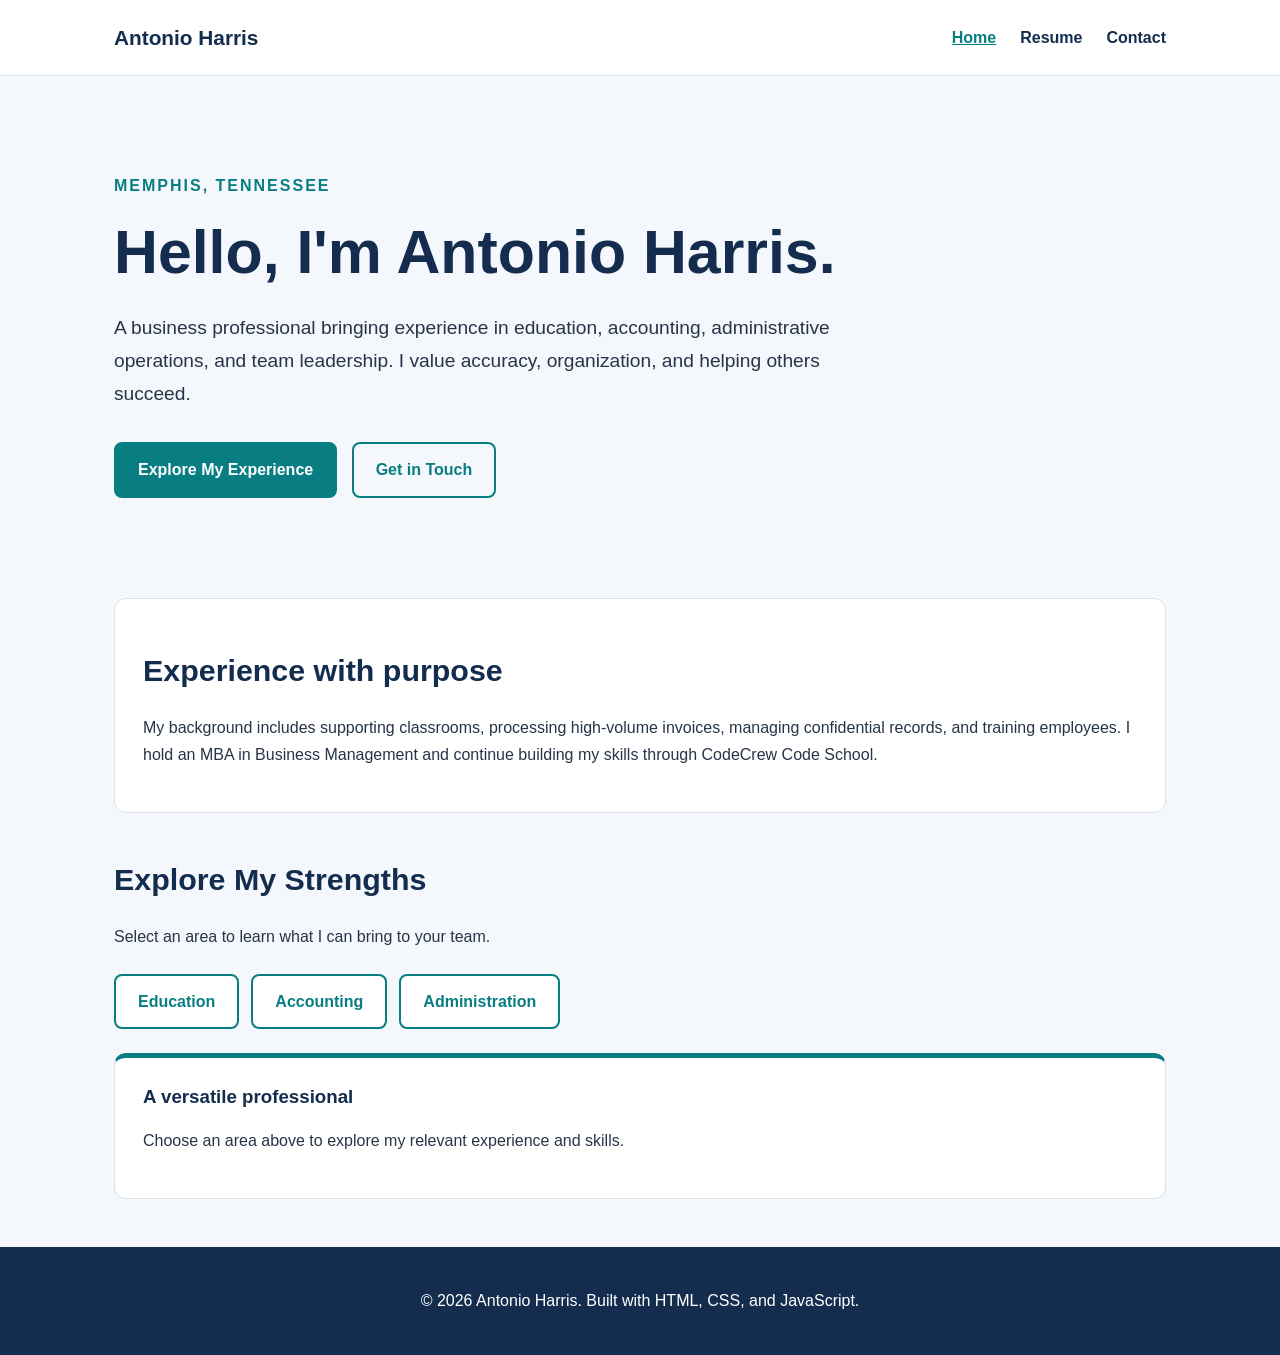
<file: index.html>
<!DOCTYPE html>
<html lang="en">
<head>
    <meta charset="UTF-8">
    <meta name="viewport" content="width=device-width, initial-scale=1.0">
    <title>Antonio Harris | Professional Portfolio</title>
    <link rel="stylesheet" href="style.css">
    <script src="home.js" defer></script>
</head>
<body>
    <header>
        <nav aria-label="Main navigation">
            <a class="logo" href="index.html">Antonio Harris</a>

            <div class="nav-links">
                <a href="index.html" aria-current="page">Home</a>
                <a href="resume.html">Resume</a>
                <a href="contact.html">Contact</a>
            </div>
        </nav>
    </header>

    <main>
        <section class="hero">
            <p class="eyebrow">MEMPHIS, TENNESSEE</p>
            <h1>Hello, I'm Antonio Harris.</h1>
            <p class="hero-description">
                A business professional bringing experience in education,
                accounting, administrative operations, and team leadership.
                I value accuracy, organization, and helping others succeed.
            </p>

            <a class="button" href="resume.html">Explore My Experience</a>
            <a class="button button-outline" href="contact.html">Get in Touch</a>
        </section>

        <section class="about">
            <h2>Experience with purpose</h2>
            <p>
                My background includes supporting classrooms, processing
                high-volume invoices, managing confidential records, and
                training employees. I hold an MBA in Business Management
                and continue building my skills through CodeCrew Code School.
            </p>
        </section>

        <section class="strengths">
            <h2>Explore My Strengths</h2>
            <p>Select an area to learn what I can bring to your team.</p>

            <div class="strength-buttons">
                <button type="button" data-area="education">
                    Education
                </button>
                <button type="button" data-area="accounting">
                    Accounting
                </button>
                <button type="button" data-area="administration">
                    Administration
                </button>
            </div>

            <div id="strength-details" class="card" aria-live="polite">
                <h3>A versatile professional</h3>
                <p>
                    Choose an area above to explore my relevant experience
                    and skills.
                </p>
            </div>
        </section>
    </main>

    <footer>
        <p>&copy; 2026 Antonio Harris. Built with HTML, CSS, and JavaScript.</p>
    </footer>
</body>
</html>
</file>
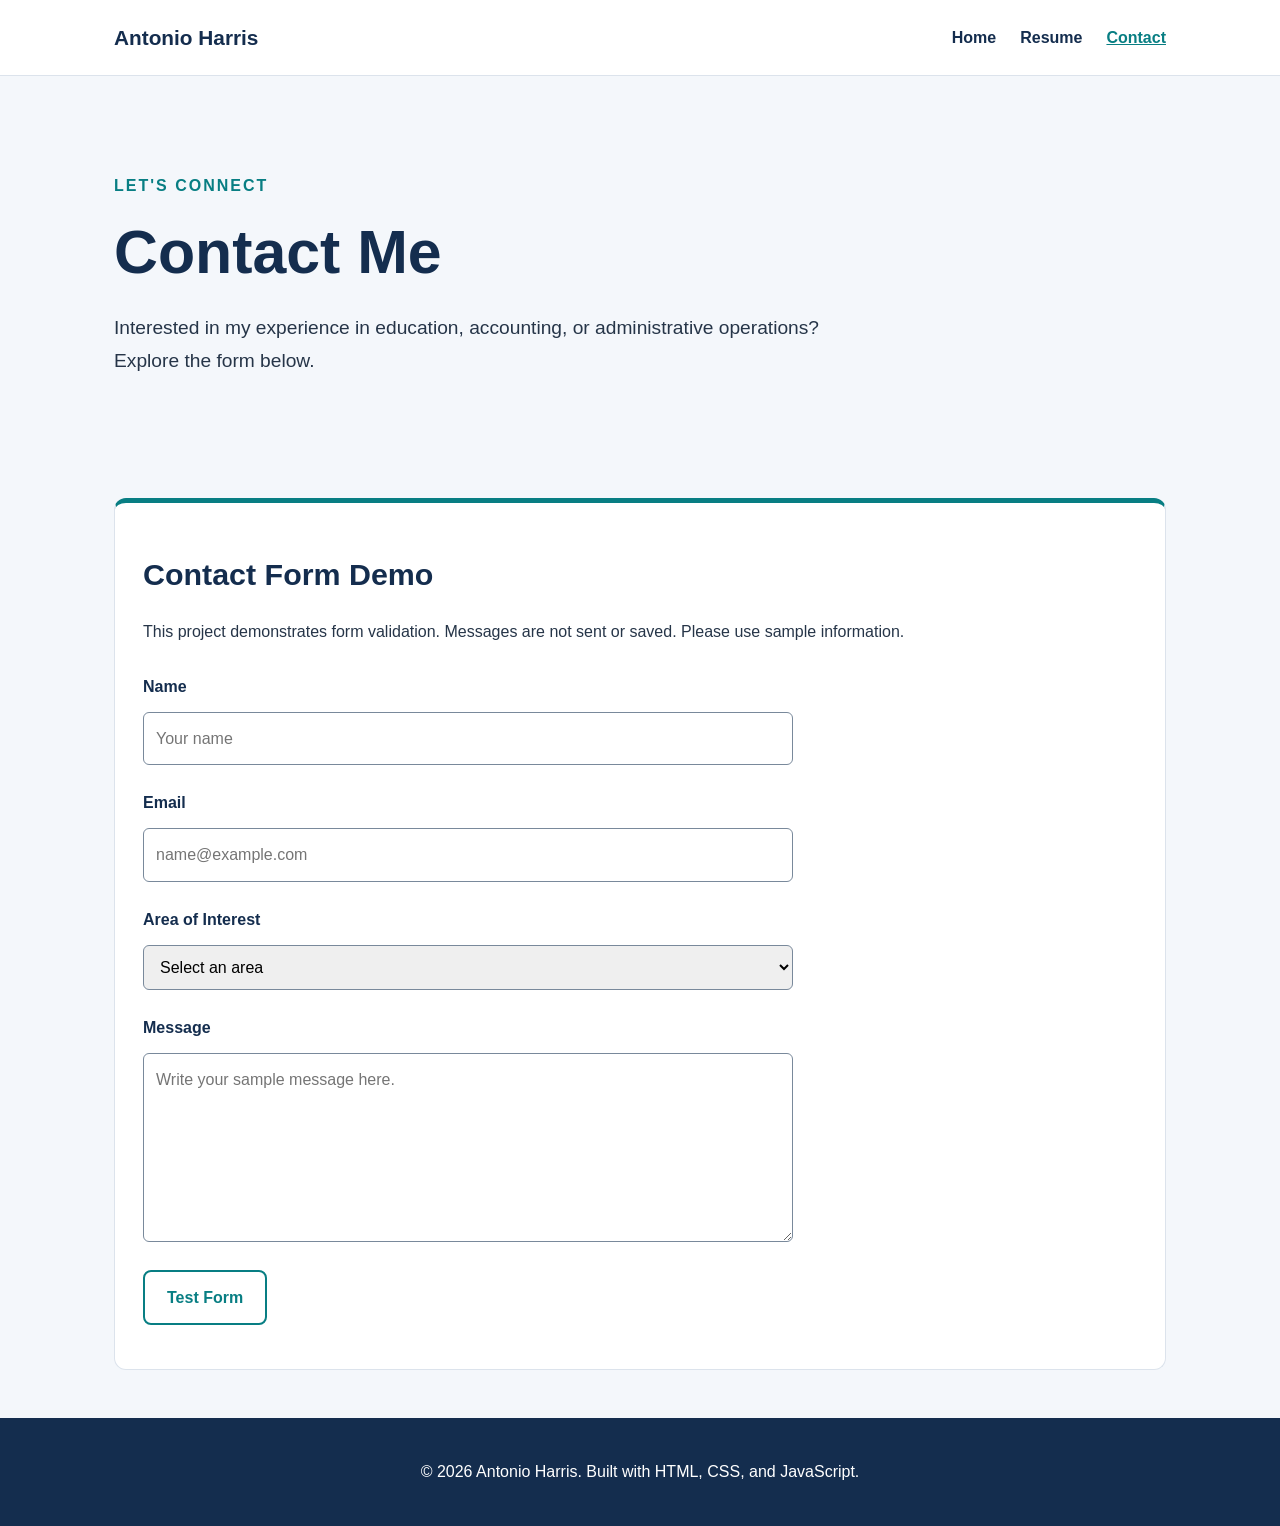
<file: contact.html>
<!DOCTYPE html>
<html lang="en">
<head>
    <meta charset="UTF-8">
    <meta name="viewport" content="width=device-width, initial-scale=1.0">
    <title>Contact | Antonio Harris</title>
    <link rel="stylesheet" href="style.css">
    <script src="contact.js" defer></script>
</head>
<body>
    <header>
        <nav aria-label="Main navigation">
            <a class="logo" href="index.html">Antonio Harris</a>

            <div class="nav-links">
                <a href="index.html">Home</a>
                <a href="resume.html">Resume</a>
                <a href="contact.html" aria-current="page">Contact</a>
            </div>
        </nav>
    </header>

    <main>
        <section class="hero">
            <p class="eyebrow">LET'S CONNECT</p>
            <h1>Contact Me</h1>
            <p class="hero-description">
                Interested in my experience in education, accounting,
                or administrative operations? Explore the form below.
            </p>
        </section>

        <section class="card">
            <h2>Contact Form Demo</h2>
            <p id="demo-notice">
                This project demonstrates form validation.
                Messages are not sent or saved. Please use sample information.
            </p>

            <form id="contact-form" aria-describedby="demo-notice">
                <label for="name">Name</label>
                <input
                    type="text"
                    id="name"
                    name="name"
                    placeholder="Your name"
                    required
                >

                <label for="email">Email</label>
                <input
                    type="email"
                    id="email"
                    name="email"
                    placeholder="name@example.com"
                    required
                >

                <label for="interest">Area of Interest</label>
                <select id="interest" name="interest" required>
                    <option value="">Select an area</option>
                    <option value="education">Education</option>
                    <option value="accounting">Accounting</option>
                    <option value="administration">Administration</option>
                    <option value="other">Other</option>
                </select>

                <label for="message">Message</label>
                <textarea
                    id="message"
                    name="message"
                    rows="6"
                    placeholder="Write your sample message here."
                    required
                ></textarea>

                <button type="submit">Test Form</button>
            </form>

            <p id="form-feedback" role="status"></p>
        </section>
    </main>

    <footer>
        <p>&copy; 2026 Antonio Harris. Built with HTML, CSS, and JavaScript.</p>
    </footer>
</body>
</html>
</file>
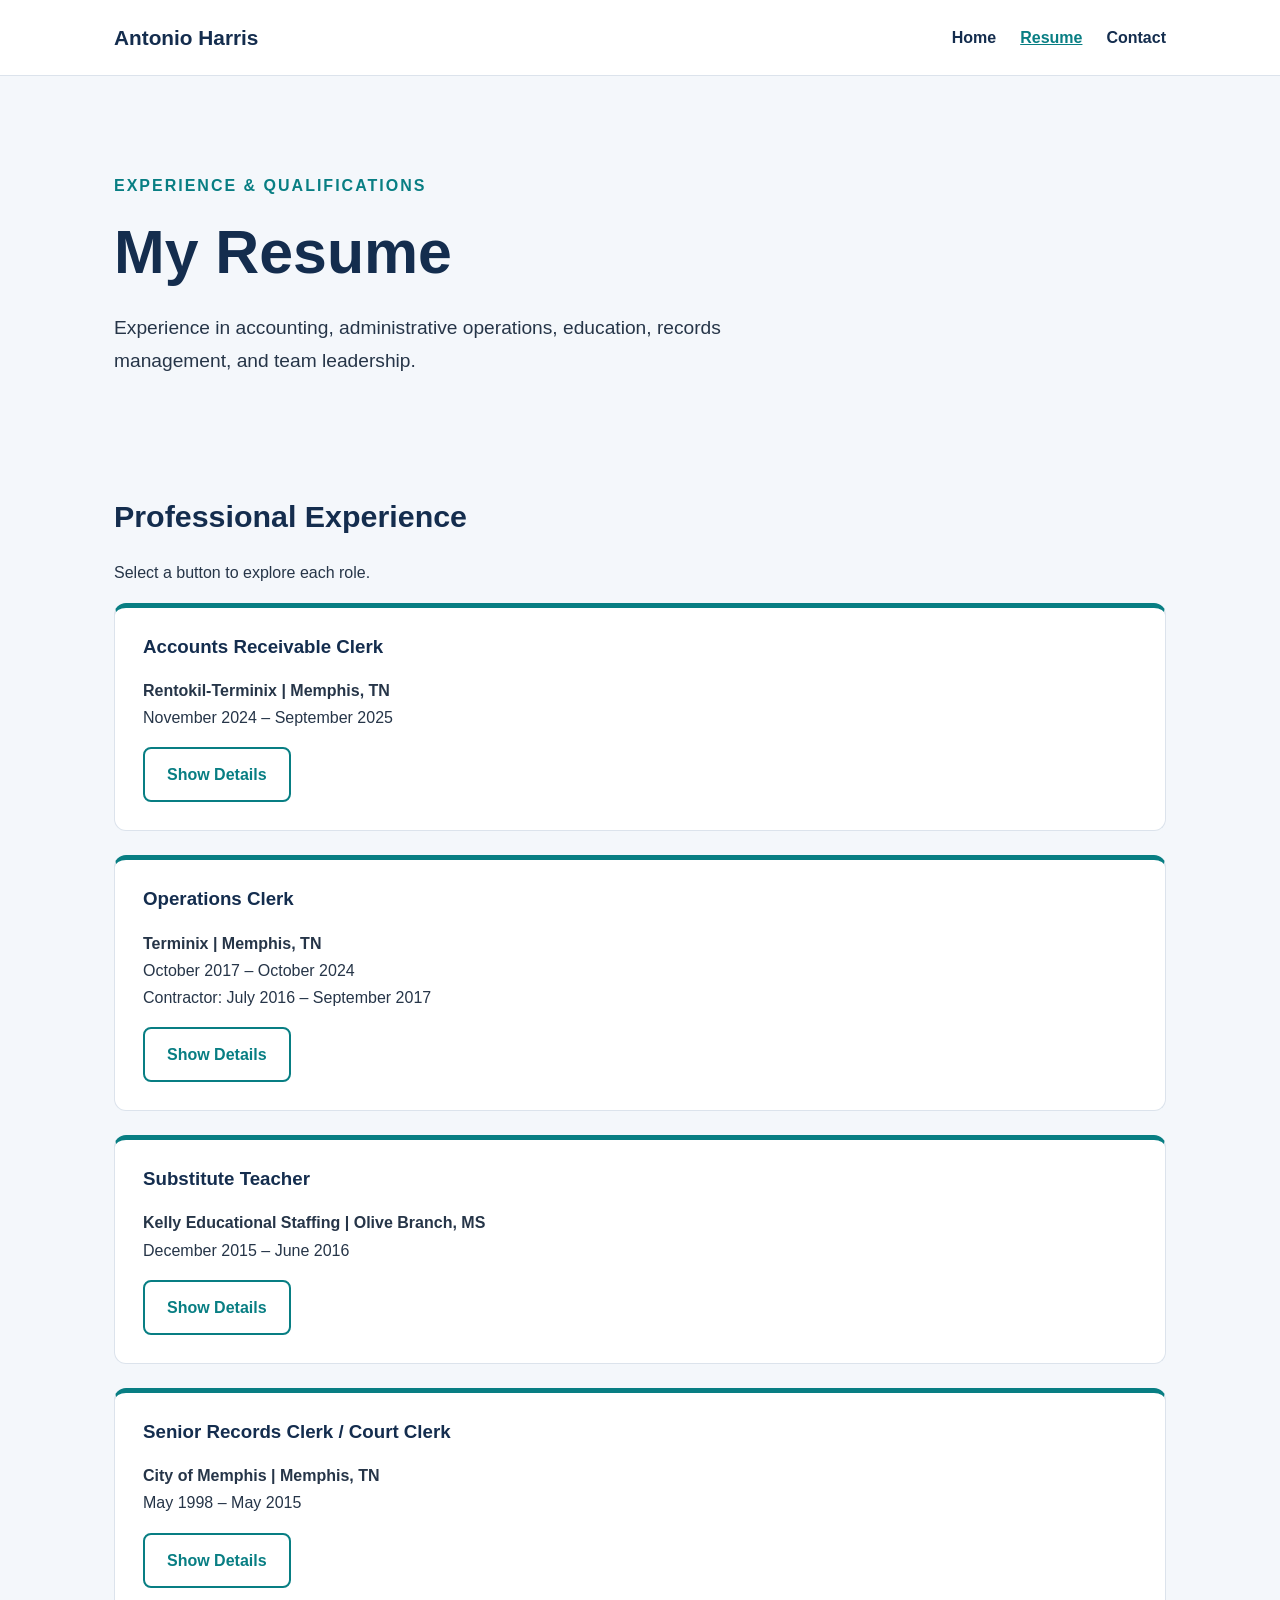
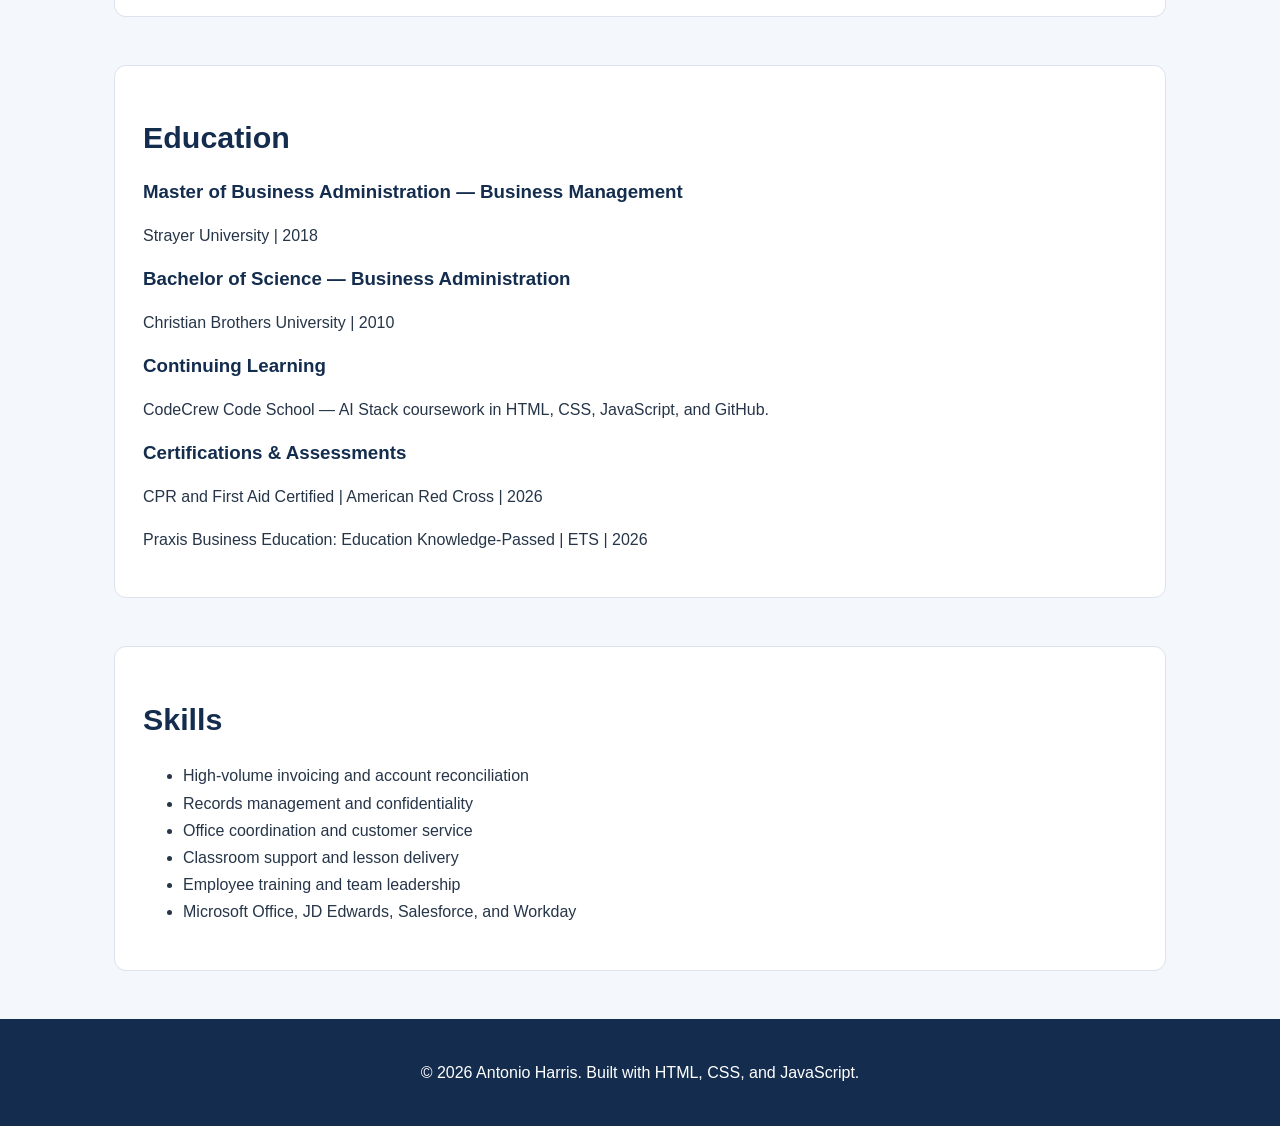
<file: resume.html>
<!DOCTYPE html>
<html lang="en">
<head>
    <meta charset="UTF-8">
    <meta name="viewport" content="width=device-width, initial-scale=1.0">
    <title>Resume | Antonio Harris</title>
    <link rel="stylesheet" href="style.css">
    <script src="resume.js" defer></script>
</head>
<body>
    <header>
        <nav aria-label="Main navigation">
            <a class="logo" href="index.html">Antonio Harris</a>

            <div class="nav-links">
                <a href="index.html">Home</a>
                <a href="resume.html" aria-current="page">Resume</a>
                <a href="contact.html">Contact</a>
            </div>
        </nav>
    </header>

    <main>
        <section class="hero">
            <p class="eyebrow">EXPERIENCE & QUALIFICATIONS</p>
            <h1>My Resume</h1>
            <p class="hero-description">
                Experience in accounting, administrative operations,
                education, records management, and team leadership.
            </p>
        </section>

        <section>
            <h2>Professional Experience</h2>
            <p>Select a button to explore each role.</p>

            <article class="card">
                <h3>Accounts Receivable Clerk</h3>
                <p>
                    <strong>Rentokil-Terminix | Memphis, TN</strong><br>
                    November 2024 – September 2025
                </p>
                <button type="button" class="experience-toggle"
                    aria-expanded="false" aria-controls="ar-details">
                    Show Details
                </button>
                <ul id="ar-details" hidden>
                    <li>Processed more than 400 invoices weekly with 99% accuracy.</li>
                    <li>Reconciled accounts and resolved billing discrepancies.</li>
                    <li>Used Mission, JD Edwards, PestPac, and Excel.</li>
                </ul>
            </article>

            <article class="card">
                <h3>Operations Clerk</h3>
                <p>
                    <strong>Terminix | Memphis, TN</strong><br>
                    October 2017 – October 2024<br>
                    Contractor: July 2016 – September 2017
                </p>
                <button type="button" class="experience-toggle"
                    aria-expanded="false" aria-controls="operations-details">
                    Show Details
                </button>
                <ul id="operations-details" hidden>
                    <li>Managed confidential records and office documentation.</li>
                    <li>Supported accounts payable and accounts receivable tasks.</li>
                    <li>Prepared work orders and purchase requisitions.</li>
                    <li>Trained employees and served as a fill-in supervisor.</li>
                </ul>
            </article>

            <article class="card">
                <h3>Substitute Teacher</h3>
                <p>
                    <strong>Kelly Educational Staffing | Olive Branch, MS</strong><br>
                    December 2015 – June 2016
                </p>
                <button type="button" class="experience-toggle"
                    aria-expanded="false" aria-controls="teaching-details">
                    Show Details
                </button>
                <ul id="teaching-details" hidden>
                    <li>Provided classroom coverage for grades K–12.</li>
                    <li>Delivered lessons using teacher-provided plans.</li>
                    <li>Managed classroom behavior and recorded student progress.</li>
                </ul>
            </article>

            <article class="card">
                <h3>Senior Records Clerk / Court Clerk</h3>
                <p>
                    <strong>City of Memphis | Memphis, TN</strong><br>
                    May 1998 – May 2015
                </p>
                <button type="button" class="experience-toggle"
                    aria-expanded="false" aria-controls="court-details">
                    Show Details
                </button>
                <ul id="court-details" hidden>
                    <li>Led a team of eight or more staff members.</li>
                    <li>Maintained legal records, court orders, and traffic dockets.</li>
                    <li>Processed fees and fines and completed daily card settlements.</li>
                    <li>Coordinated with departments and supported courtroom operations.</li>
                </ul>
            </article>
        </section>

        <section class="about">
            <h2>Education</h2>
            <h3>Master of Business Administration — Business Management</h3>
            <p>Strayer University | 2018</p>

            <h3>Bachelor of Science — Business Administration</h3>
            <p>Christian Brothers University | 2010</p>

            <h3>Continuing Learning</h3>
            <p>
                CodeCrew Code School — AI Stack coursework in
                HTML, CSS, JavaScript, and GitHub.
            </p>
            <h3>Certifications & Assessments</h3>
            <p>CPR and First Aid Certified | American Red Cross | 2026</p>
            <p>Praxis Business Education: Education Knowledge-Passed | ETS | 2026</p>
        </section>

        <section class="about">
            <h2>Skills</h2>
            <ul>
                <li>High-volume invoicing and account reconciliation</li>
                <li>Records management and confidentiality</li>
                <li>Office coordination and customer service</li>
                <li>Classroom support and lesson delivery</li>
                <li>Employee training and team leadership</li>
                <li>Microsoft Office, JD Edwards, Salesforce, and Workday</li>
            </ul>
        </section>
    </main>

    <footer>
        <p>&copy; 2026 Antonio Harris. Built with HTML, CSS, and JavaScript.</p>
    </footer>
</body>
</html>
</file>
<file: style.css>
/* Shared colors and sizing */
:root {
    --navy: #142d4e;
    --teal: #087e83;
    --background: #f4f7fb;
    --text: #263548;
}

* {
    box-sizing: border-box;
}

body {
    margin: 0;
    font-family: Arial, sans-serif;
    line-height: 1.7;
    color: var(--text);
    background: var(--background);
}

/* Navigation */
header {
    background: white;
    border-bottom: 1px solid #dce3ec;
}

nav {
    max-width: 1100px;
    margin: auto;
    padding: 20px 24px;
    display: flex;
    justify-content: space-between;
    align-items: center;
    gap: 20px;
}

.logo {
    font-size: 1.3rem;
    font-weight: bold;
    color: var(--navy);
    text-decoration: none;
}

.nav-links {
    display: flex;
    gap: 24px;
}

.nav-links a {
    color: var(--navy);
    text-decoration: none;
    font-weight: bold;
}

.nav-links a:hover,
.nav-links a[aria-current="page"] {
    color: var(--teal);
    text-decoration: underline;
}

/* Page layout */
main {
    max-width: 1100px;
    margin: auto;
    padding: 0 24px;
}

section {
    margin-bottom: 48px;
}

h1,
h2,
h3 {
    color: var(--navy);
    line-height: 1.2;
}

h1 {
    font-size: clamp(2.2rem, 6vw, 3.8rem);
    margin: 16px 0 24px;
}

h2 {
    font-size: 1.9rem;
}

.hero {
    padding: 80px 0 40px;
}

.eyebrow {
    color: var(--teal);
    font-weight: bold;
    letter-spacing: 2px;
}

.hero-description {
    max-width: 720px;
    font-size: 1.2rem;
    margin-bottom: 32px;
}

/* Links styled as buttons */
.button {
    display: inline-block;
    padding: 12px 22px;
    margin: 0 10px 12px 0;
    border: 2px solid var(--teal);
    border-radius: 8px;
    background: var(--teal);
    color: white;
    text-decoration: none;
    font-weight: bold;
}

.button-outline {
    background: transparent;
    color: var(--teal);
}

.button:hover {
    background: var(--navy);
    border-color: var(--navy);
    color: white;
}

/* Content cards */
.about,
.card {
    padding: 28px;
    border: 1px solid #dce3ec;
    border-radius: 12px;
    background: white;
}

.card {
    border-top: 5px solid var(--teal);
}

.card h3 {
    margin-top: 0;
}

/* Interactive strength buttons */
.strength-buttons {
    display: flex;
    flex-wrap: wrap;
    gap: 12px;
    margin: 24px 0;
}

button {
    padding: 12px 22px;
    border: 2px solid var(--teal);
    border-radius: 8px;
    background: white;
    color: var(--teal);
    font: inherit;
    font-weight: bold;
    cursor: pointer;
}

button:hover {
    background: var(--teal);
    color: white;
}

a:focus-visible,
button:focus-visible {
    outline: 3px solid var(--navy);
    outline-offset: 4px;
}

/* Footer */
footer {
    padding: 24px;
    text-align: center;
    background: var(--navy);
    color: white;
}

/* Smaller screens */
@media (max-width: 600px) {
    nav {
        flex-direction: column;
    }

    .nav-links {
        gap: 18px;
    }

    .hero {
        padding-top: 48px;
    }

    .about,
    .card {
        padding: 20px;
    }
}
/* Space between Resume job cards */
article.card {
    margin-bottom: 24px;
}

/* Contact form layout */
#contact-form {
    display: flex;
    flex-direction: column;
    gap: 12px;
    max-width: 650px;
}

#contact-form label {
    margin-top: 12px;
    font-weight: bold;
    color: var(--navy);
}

#contact-form input,
#contact-form select,
#contact-form textarea {
    width: 100%;
    padding: 12px;
    border: 1px solid #79899b;
    border-radius: 6px;
    font: inherit;
}

#contact-form textarea {
    resize: vertical;
}

#contact-form button {
    align-self: flex-start;
    margin-top: 16px;
}

#form-feedback {
    font-weight: bold;
}
</file>
